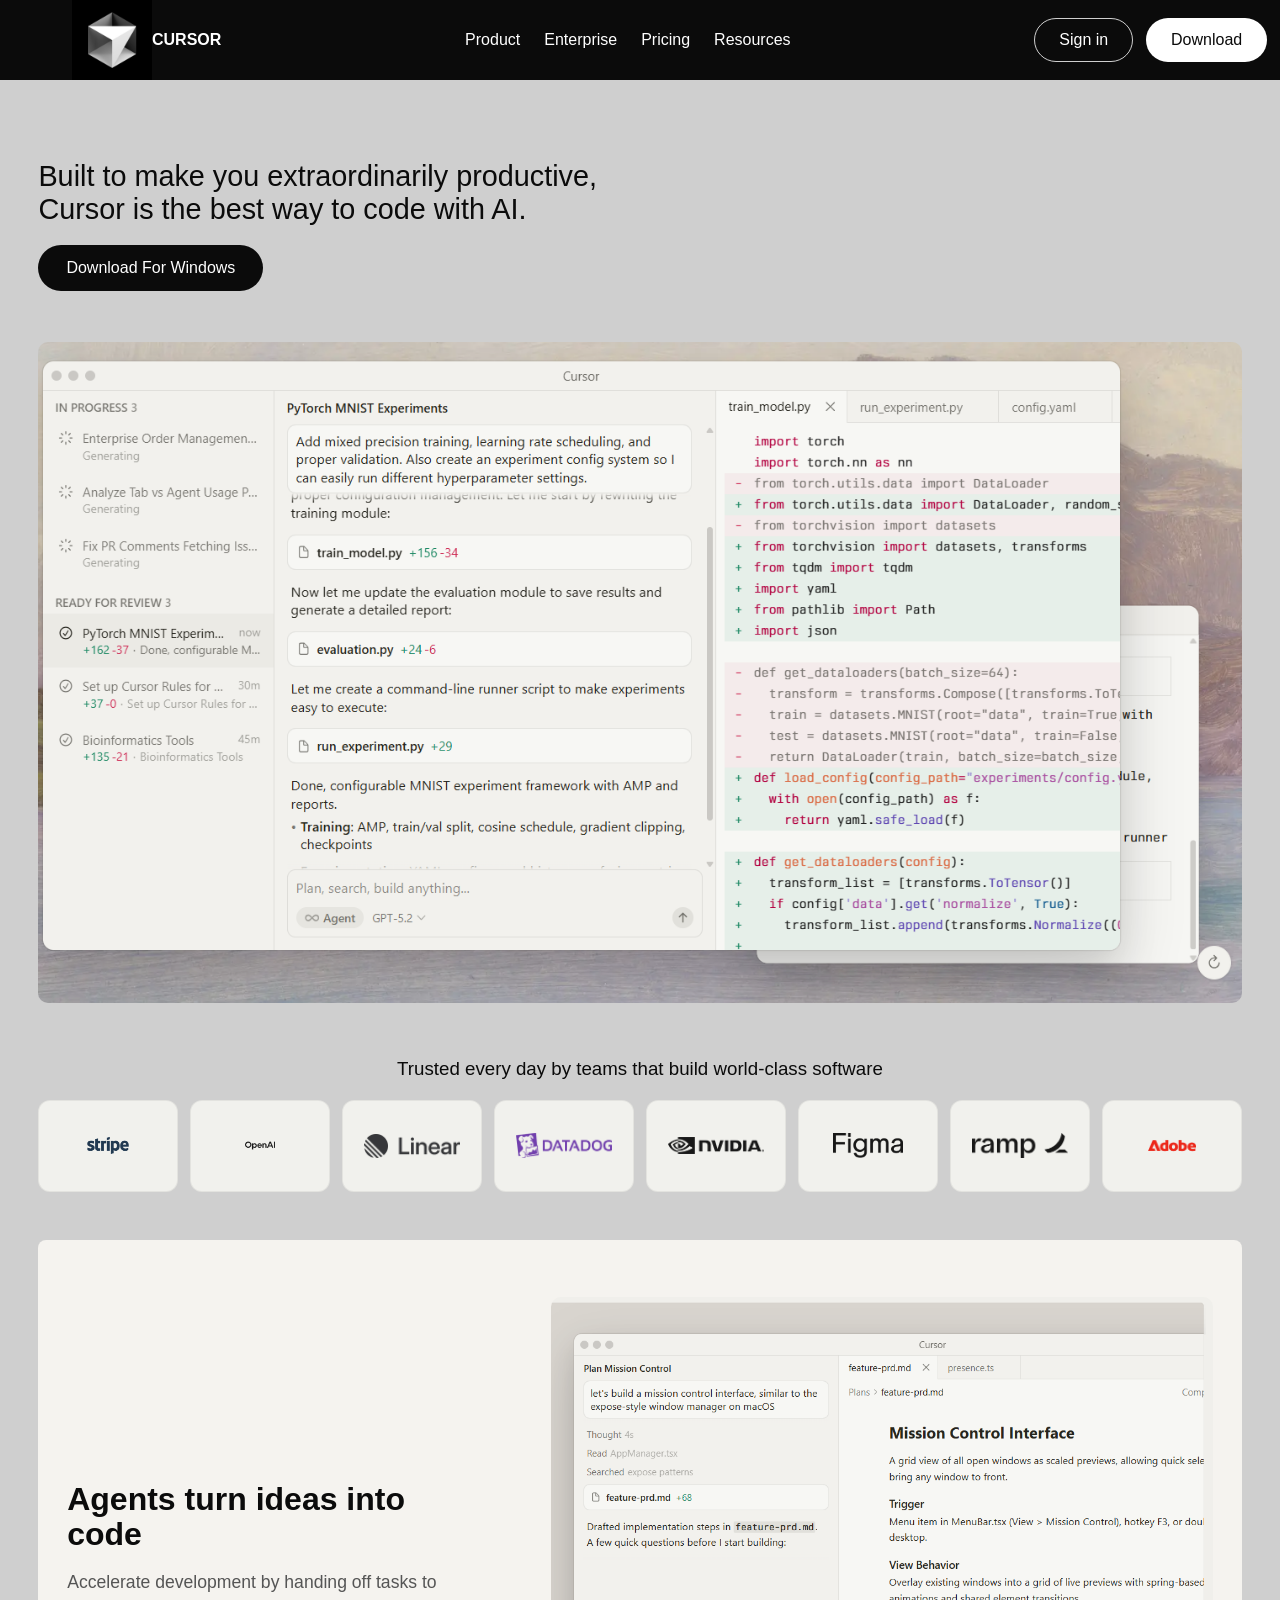
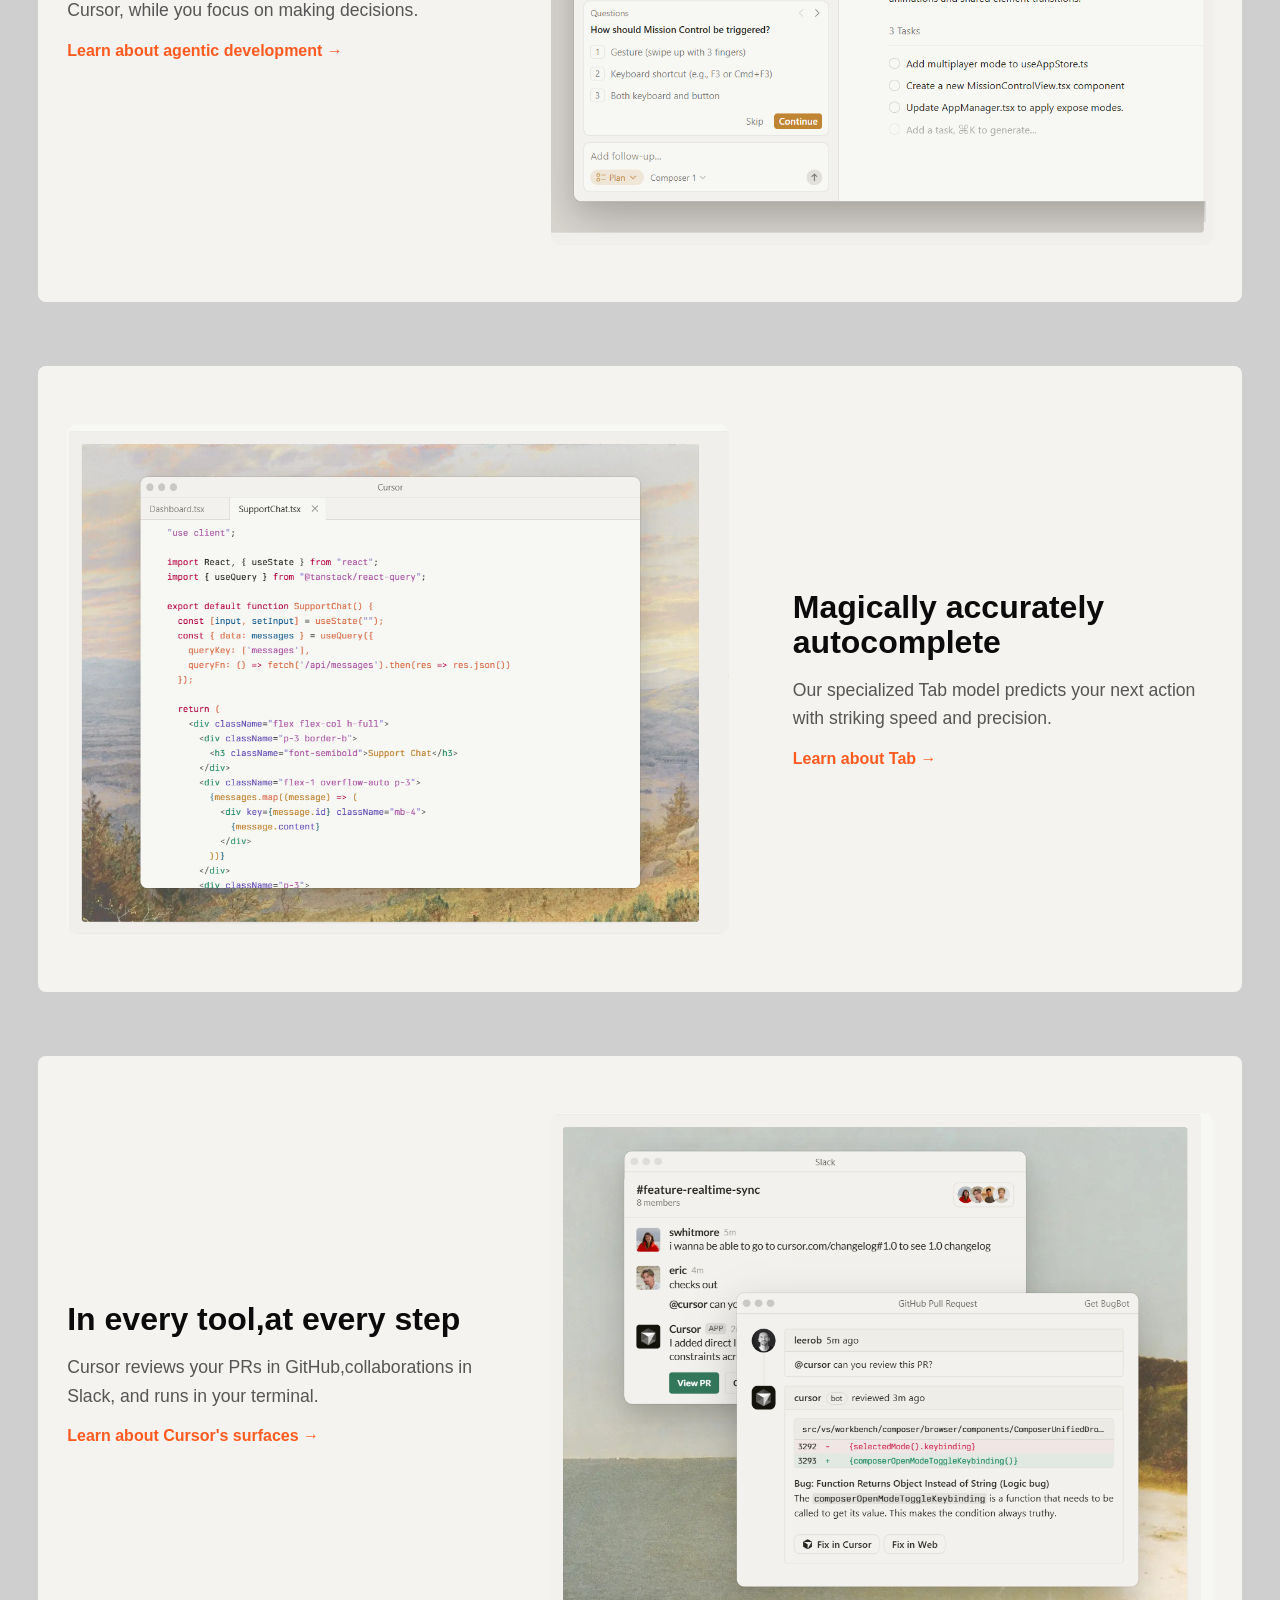
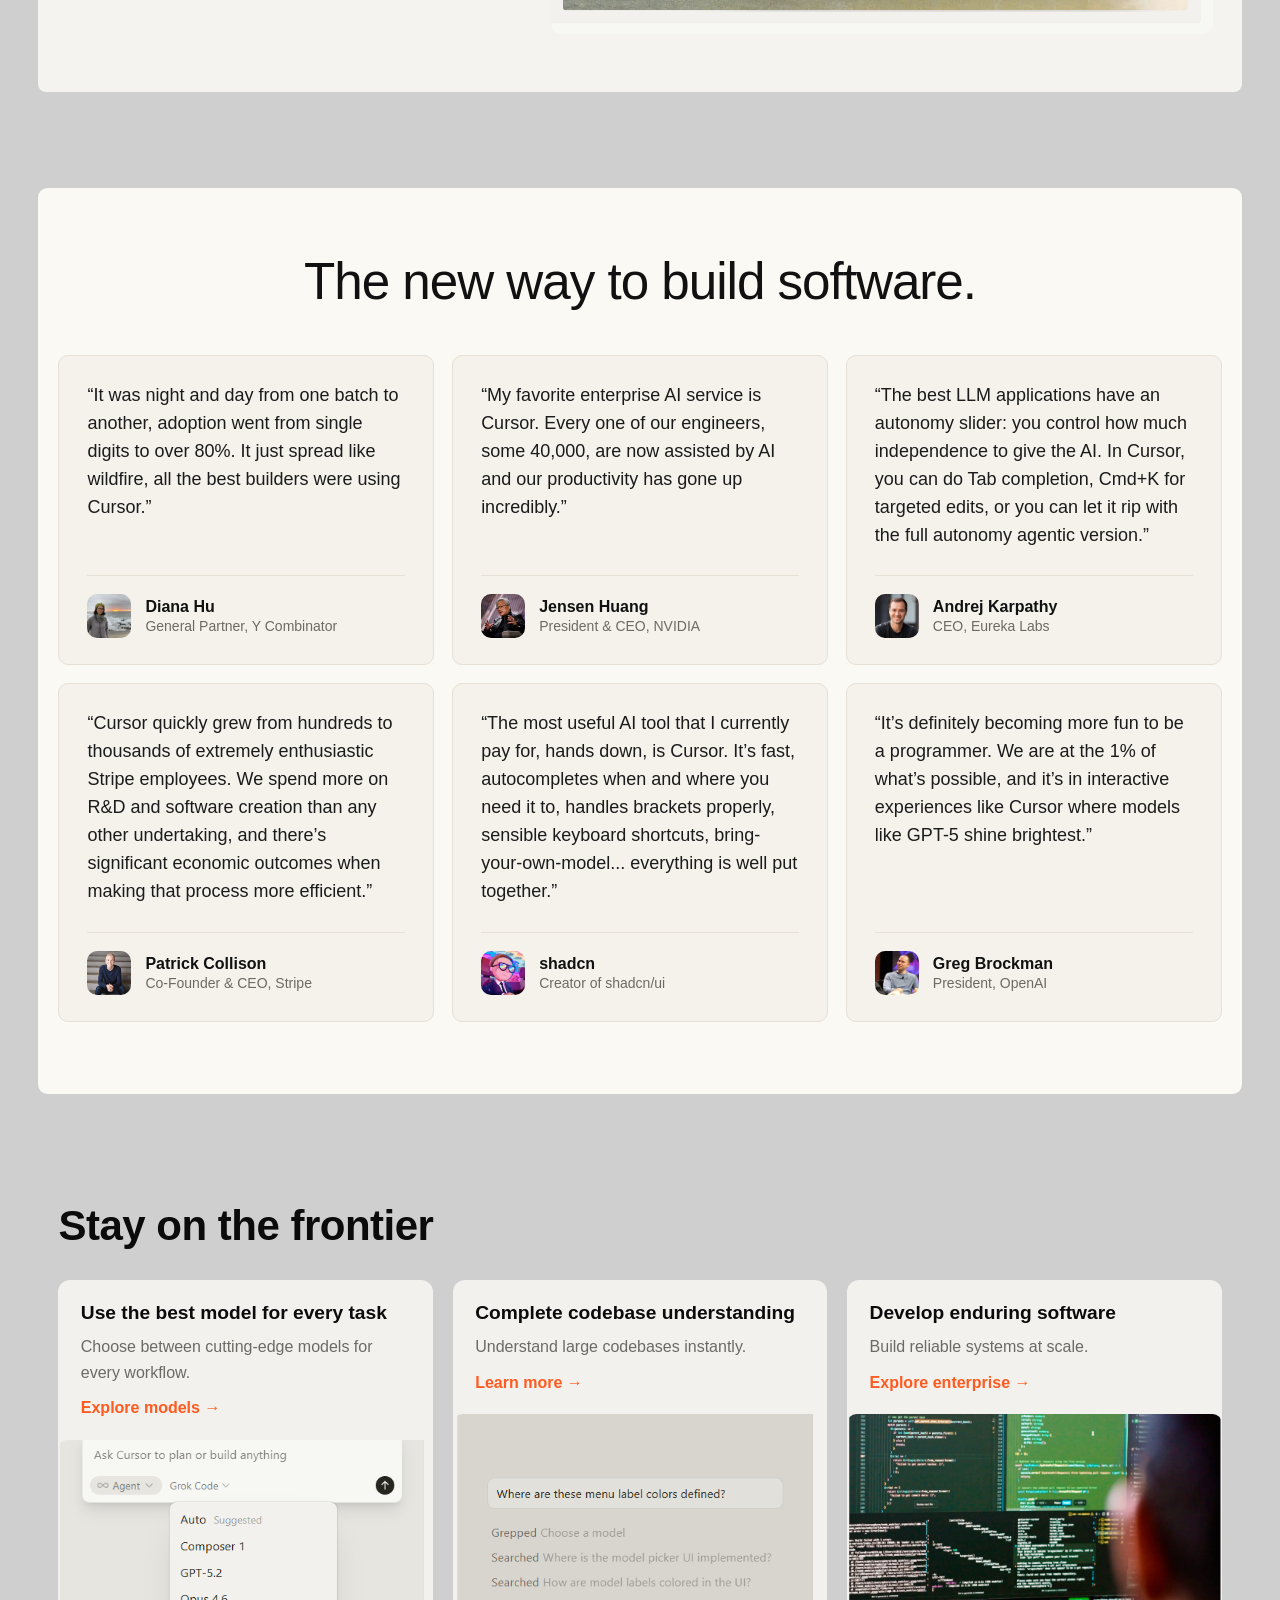
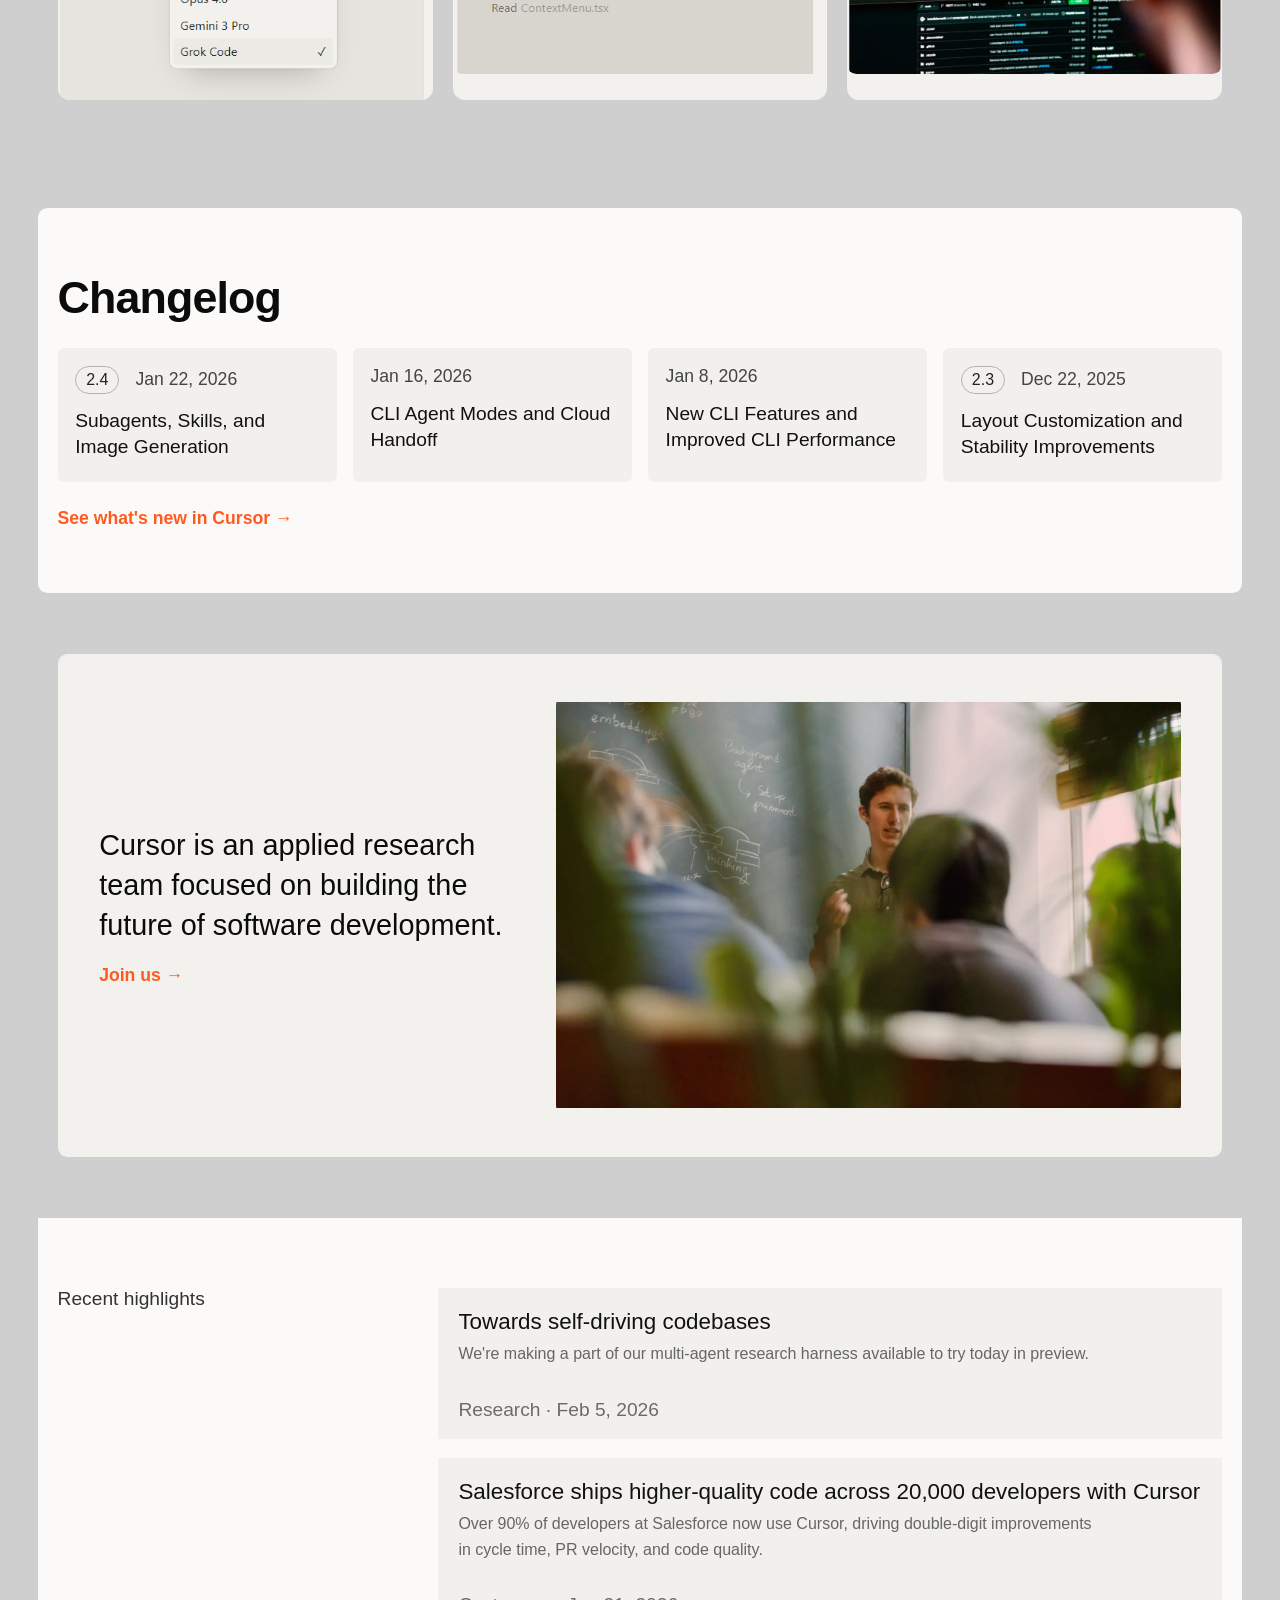
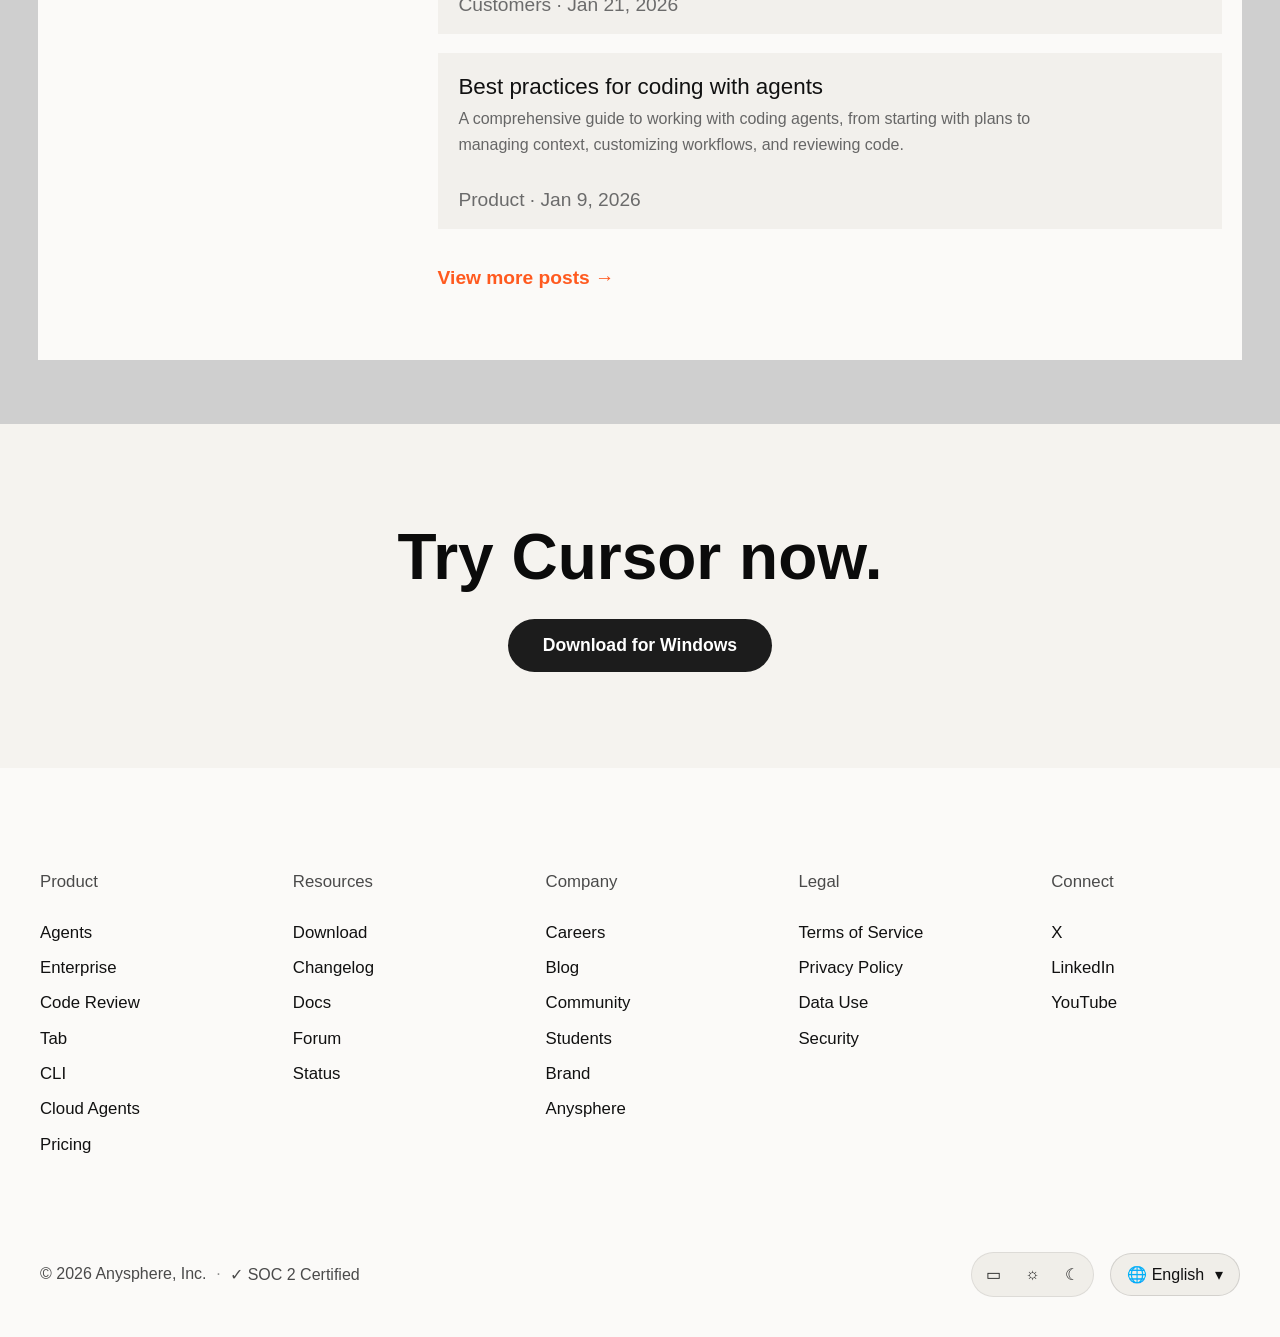
<file: index.html>
<!doctype html>
<html lang="en">
  <head>
    <meta charset="UTF-8" />
    <meta name="viewport" content="width=device-width, initial-scale=1.0" />
    <title>Cursor Landing Page</title>
    <link rel="stylesheet" href="cursor.css" />
  </head>
  <body>
    <header class="Nav-Container">
      <nav class="Nav-Bar">
        <div class="logo1">
          <a class="logo" href="#">
            <img src="Images/Icon.jpeg" alt="Cursor" />
            <h4>CURSOR</h4>
          </a>
        </div>

        <ul class="Nav-Links">
          <li><a href="#">Product</a></li>
          <li><a href="#">Enterprise</a></li>
          <li><a href="#">Pricing</a></li>
          <li><a href="#">Resources</a></li>
        </ul>

        <div class="cta">
          <a class="sign" href="#">Sign in</a>
          <a class="download" href="#">Download</a>
        </div>
      </nav>
    </header>

    <main class="Main-Container">
      <section class="hero">
        <p>Built to make you extraordinarily productive,</p>
        <p>Cursor is the best way to code with AI.</p>

        <a class="hero-download" href="#">Download For Windows</a>

        <img src="Images/cursor about.png" alt="about" />
      </section>

      <section class="Trusted">
        <h3>Trusted every day by teams that build world-class software</h3>

        <div class="logo-container">
          <div class="logo-card">
            <img src="Images/stripe.png" alt="Stripe" />
          </div>

          <div class="logo-card">
            <img src="Images/openai.png" alt="Openai" />
          </div>

          <div class="logo-card">
            <img src="Images/linear.png" alt="Linear" />
          </div>

          <div class="logo-card">
            <img src="Images/datadog.png" alt="Datadog" />
          </div>

          <div class="logo-card">
            <img src="Images/nvidia.png" alt="Nvidia" />
          </div>

          <div class="logo-card">
            <img src="Images/Figma_Logo_1.png" alt="Figma" />
          </div>

          <div class="logo-card">
            <img src="Images/ramp.png" alt="Ramp" />
          </div>

          <div class="logo-card">
            <img src="Images/Adobe_.png" alt="Adobe" />
          </div>
        </div>
      </section>

      <section class="Feature-1">
        <div class="Feature-container-1">
          <div class="Feature-text-1">
            <a href="#">
              <h4>Agents turn ideas into code</h4>

              <p>
                Accelerate development by handing off tasks to Cursor, while you
                focus on making decisions.
              </p>
            </a>

            <a class="Feature-link-1" href="#">
              Learn about agentic development <span aria-hidden="true">→</span>
            </a>
          </div>

          <div class="Feature-image-1">
            <img src="Images/details1.png" alt="Product screenshot-1" />
          </div>
        </div>
      </section>

      <section class="Feature-2">
        <div class="Feature-container-2">
          <div class="Feature-image-2">
            <img src="Images/details2.png" alt="Product screenshot-2" />
          </div>

          <div class="Feature-text-2">
            <a href="#">
              <h4>Magically accurately autocomplete</h4>

              <p>
                Our specialized Tab model predicts your next action with
                striking speed and precision.
              </p>
            </a>

            <a class="Feature-link-2" href="#">
              Learn about Tab <span aria-hidden="true">→</span>
            </a>
          </div>
        </div>
      </section>

      <section class="Feature-3">
        <div class="Feature-container-3">
          <div class="Feature-text-3">
            <a href="#">
              <h4>In every tool,at every step</h4>

              <p>
                Cursor reviews your PRs in GitHub,collaborations in Slack, and
                runs in your terminal.
              </p>
            </a>

            <a class="Feature-link-3" href="#">
              Learn about Cursor's surfaces <span aria-hidden="true">→</span>
            </a>
          </div>

          <div class="Feature-image-3">
            <img src="Images/details3.png" alt="Product screenshot-3" />
          </div>
        </div>
      </section>

      <section class="Testimonials">
        <div class="Testimonials-wrap">
          <h2 class="Testimonials-title">The new way to build software.</h2>

          <div class="Testimonials-grid">
            <article class="T-card">
              <p class="T-quote">
                “It was night and day from one batch to another, adoption went
                from single digits to over 80%. It just spread like wildfire,
                all the best builders were using Cursor.”
              </p>

              <div class="T-footer">
                <img
                  class="T-avatar"
                  src="Images/diana-hu.jpeg"
                  alt="Diana Hu"
                />
                <div class="T-meta">
                  <div class="T-name">Diana Hu</div>
                  <div class="T-role">General Partner, Y Combinator</div>
                </div>
              </div>
            </article>

            <article class="T-card">
              <p class="T-quote">
                “My favorite enterprise AI service is Cursor. Every one of our
                engineers, some 40,000, are now assisted by AI and our
                productivity has gone up incredibly.”
              </p>

              <div class="T-footer">
                <img
                  class="T-avatar"
                  src="Images/jensen.jpg"
                  alt="Jensen Huang"
                />
                <div class="T-meta">
                  <div class="T-name">Jensen Huang</div>
                  <div class="T-role">President &amp; CEO, NVIDIA</div>
                </div>
              </div>
            </article>

            <article class="T-card">
              <p class="T-quote">
                “The best LLM applications have an autonomy slider: you control
                how much independence to give the AI. In Cursor, you can do Tab
                completion, Cmd+K for targeted edits, or you can let it rip with
                the full autonomy agentic version.”
              </p>

              <div class="T-footer">
                <img
                  class="T-avatar"
                  src="Images/andrej.jpg"
                  alt="Andrej Karpathy"
                />
                <div class="T-meta">
                  <div class="T-name">Andrej Karpathy</div>
                  <div class="T-role">CEO, Eureka Labs</div>
                </div>
              </div>
            </article>

            <article class="T-card">
              <p class="T-quote">
                “Cursor quickly grew from hundreds to thousands of extremely
                enthusiastic Stripe employees. We spend more on R&amp;D and
                software creation than any other undertaking, and there’s
                significant economic outcomes when making that process more
                efficient.”
              </p>

              <div class="T-footer">
                <img
                  class="T-avatar"
                  src="Images/patrick.jpg"
                  alt="Patrick Collison"
                />
                <div class="T-meta">
                  <div class="T-name">Patrick Collison</div>
                  <div class="T-role">Co-Founder &amp; CEO, Stripe</div>
                </div>
              </div>
            </article>

            <article class="T-card">
              <p class="T-quote">
                “The most useful AI tool that I currently pay for, hands down,
                is Cursor. It’s fast, autocompletes when and where you need it
                to, handles brackets properly, sensible keyboard shortcuts,
                bring-your-own-model... everything is well put together.”
              </p>

              <div class="T-footer">
                <img class="T-avatar" src="Images/shadcn.jpg" alt="shadcn" />
                <div class="T-meta">
                  <div class="T-name">shadcn</div>
                  <div class="T-role">Creator of shadcn/ui</div>
                </div>
              </div>
            </article>

            <article class="T-card">
              <p class="T-quote">
                “It’s definitely becoming more fun to be a programmer. We are at
                the 1% of what’s possible, and it’s in interactive experiences
                like Cursor where models like GPT-5 shine brightest.”
              </p>

              <div class="T-footer">
                <img
                  class="T-avatar"
                  src="Images/greg.jpg"
                  alt="Greg Brockman"
                />
                <div class="T-meta">
                  <div class="T-name">Greg Brockman</div>
                  <div class="T-role">President, OpenAI</div>
                </div>
              </div>
            </article>
          </div>
        </div>
      </section>

      <section class="Frontier">
  <h2 class="Frontier-title">Stay on the frontier</h2>

  <div class="Frontier-grid">

    
    <article class="Frontier-card">
      <div class="Frontier-content">
        <h3>Use the best model for every task</h3>
        <p>Choose between cutting-edge models for every workflow.</p>
        <a href="#">Explore models →</a>
      </div>

      <div class="Frontier-media">
        <img src="Images/frontier-img-1.png" alt="">
      </div>
    </article>

    
    <article class="Frontier-card">
      <div class="Frontier-content">
        <h3>Complete codebase understanding</h3>
        <p>Understand large codebases instantly.</p>
        <a href="#">Learn more →</a>
      </div>

      <div class="Frontier-media">
        <img src="Images/frontier-img-2.png" alt="">
      </div>
    </article>

    
    <article class="Frontier-card">
      <div class="Frontier-content">
        <h3>Develop enduring software</h3>
        <p>Build reliable systems at scale.</p>
        <a href="#">Explore enterprise →</a>
      </div>

      <div class="Frontier-media">
        <img src="Images/frontier-img-3.png" alt="">
      </div>
    </article>

  </div>
      </section>

      <section class="Changelog">
  <div class="Changelog-wrap">
    <h2 class="Changelog-title">Changelog</h2>

    <div class="Changelog-grid">
      <article class="Changelog-card">
        <div class="Changelog-meta">
          <span class="Changelog-badge">2.4</span>
          <span class="Changelog-date">Jan 22, 2026</span>
        </div>
        <h3 class="Changelog-heading">Subagents, Skills, and Image Generation</h3>
      </article>

      <article class="Changelog-card">
        <div class="Changelog-meta">
          <span class="Changelog-date">Jan 16, 2026</span>
        </div>
        <h3 class="Changelog-heading">CLI Agent Modes and Cloud Handoff</h3>
      </article>

      <article class="Changelog-card">
        <div class="Changelog-meta">
          <span class="Changelog-date">Jan 8, 2026</span>
        </div>
        <h3 class="Changelog-heading">New CLI Features and Improved CLI Performance</h3>
      </article>

      <article class="Changelog-card">
        <div class="Changelog-meta">
          <span class="Changelog-badge">2.3</span>
          <span class="Changelog-date">Dec 22, 2025</span>
        </div>
        <h3 class="Changelog-heading">Layout Customization and Stability Improvements</h3>
      </article>
    </div>

    <a class="Changelog-link" href="#">See what's new in Cursor →</a>
  </div>
      </section>

      <section class="research">
  <div class="research-container">

    
    <div class="research-text">
      <h2>
        Cursor is an applied research team focused on building
        the future of software development.
      </h2>

      <a href="#" class="research-link">
        Join us →
      </a>
    </div>

    
    <div class="research-image">
      <img src="Images/research-1.png" alt="">
    </div>

  </div>
      </section>

      <section class="Highlights">
  <div class="Highlights-wrap">

    <div class="Highlights-left">
      <p class="Highlights-label">Recent highlights</p>
    </div>

    <div class="Highlights-right">
      <article class="Highlights-card">
        <h3 class="Highlights-title">Towards self-driving codebases</h3>
        <p class="Highlights-desc">
          We're making a part of our multi-agent research harness available to try today
          in preview.
        </p>
        <p class="Highlights-meta">Research · Feb 5, 2026</p>
      </article>

      <article class="Highlights-card">
        <h3 class="Highlights-title">
          Salesforce ships higher-quality code across 20,000 developers with Cursor
        </h3>
        <p class="Highlights-desc">
          Over 90% of developers at Salesforce now use Cursor, driving double-digit
          improvements in cycle time, PR velocity, and code quality.
        </p>
        <p class="Highlights-meta">Customers · Jan 21, 2026</p>
      </article>

      <article class="Highlights-card">
        <h3 class="Highlights-title">Best practices for coding with agents</h3>
        <p class="Highlights-desc">
          A comprehensive guide to working with coding agents, from starting with plans to
          managing context, customizing workflows, and reviewing code.
        </p>
        <p class="Highlights-meta">Product · Jan 9, 2026</p>
      </article>

      <a class="Highlights-link" href="#">View more posts →</a>
    </div>

  </div>
      </section>

    </main>

     <section class="cta-download">
  <div class="cta-container">

    <h1>Try Cursor now.</h1>

    <a href="#" class="cta-btn">
      Download for Windows
    </a>

  </div>
      </section>

      <footer class="Footer">
  <div class="Footer-wrap">
    <div class="Footer-grid">
      <div class="Footer-col">
        <h4 class="Footer-head">Product</h4>
        <a class="Footer-link" href="#">Agents</a>
        <a class="Footer-link" href="#">Enterprise</a>
        <a class="Footer-link" href="#">Code Review</a>
        <a class="Footer-link" href="#">Tab</a>
        <a class="Footer-link" href="#">CLI</a>
        <a class="Footer-link" href="#">Cloud Agents</a>
        <a class="Footer-link" href="#">Pricing</a>
      </div>

      <div class="Footer-col">
        <h4 class="Footer-head">Resources</h4>
        <a class="Footer-link" href="#">Download</a>
        <a class="Footer-link" href="#">Changelog</a>
        <a class="Footer-link" href="#">Docs</a>
        <a class="Footer-link" href="#">Forum</a>
        <a class="Footer-link" href="#">Status</a>
      </div>

      <div class="Footer-col">
        <h4 class="Footer-head">Company</h4>
        <a class="Footer-link" href="#">Careers</a>
        <a class="Footer-link" href="#">Blog</a>
        <a class="Footer-link" href="#">Community</a>
        <a class="Footer-link" href="#">Students</a>
        <a class="Footer-link" href="#">Brand</a>
        <a class="Footer-link" href="#">Anysphere</a>
      </div>

      <div class="Footer-col">
        <h4 class="Footer-head">Legal</h4>
        <a class="Footer-link" href="#">Terms of Service</a>
        <a class="Footer-link" href="#">Privacy Policy</a>
        <a class="Footer-link" href="#">Data Use</a>
        <a class="Footer-link" href="#">Security</a>
      </div>

      <div class="Footer-col">
        <h4 class="Footer-head">Connect</h4>
        <a class="Footer-link" href="#">X</a>
        <a class="Footer-link" href="#">LinkedIn</a>
        <a class="Footer-link" href="#">YouTube</a>
      </div>
    </div>

    <div class="Footer-bottom">
      <div class="Footer-bottomLeft">
        <span>© 2026 Anysphere, Inc.</span>
        <span class="Footer-dot">·</span>
        <span>✓ SOC 2 Certified</span>
      </div>

      <div class="Footer-bottomRight">
        <div class="Footer-theme">
          <button class="Footer-ico" type="button" aria-label="System">▭</button>
          <button class="Footer-ico" type="button" aria-label="Light">☼</button>
          <button class="Footer-ico" type="button" aria-label="Dark">☾</button>
        </div>

        <button class="Footer-lang" type="button">
          🌐 English <span class="Footer-caret">▾</span>
        </button>
      </div>
    </div>
  </div>
      </footer>



  </body>
</html>
</file>
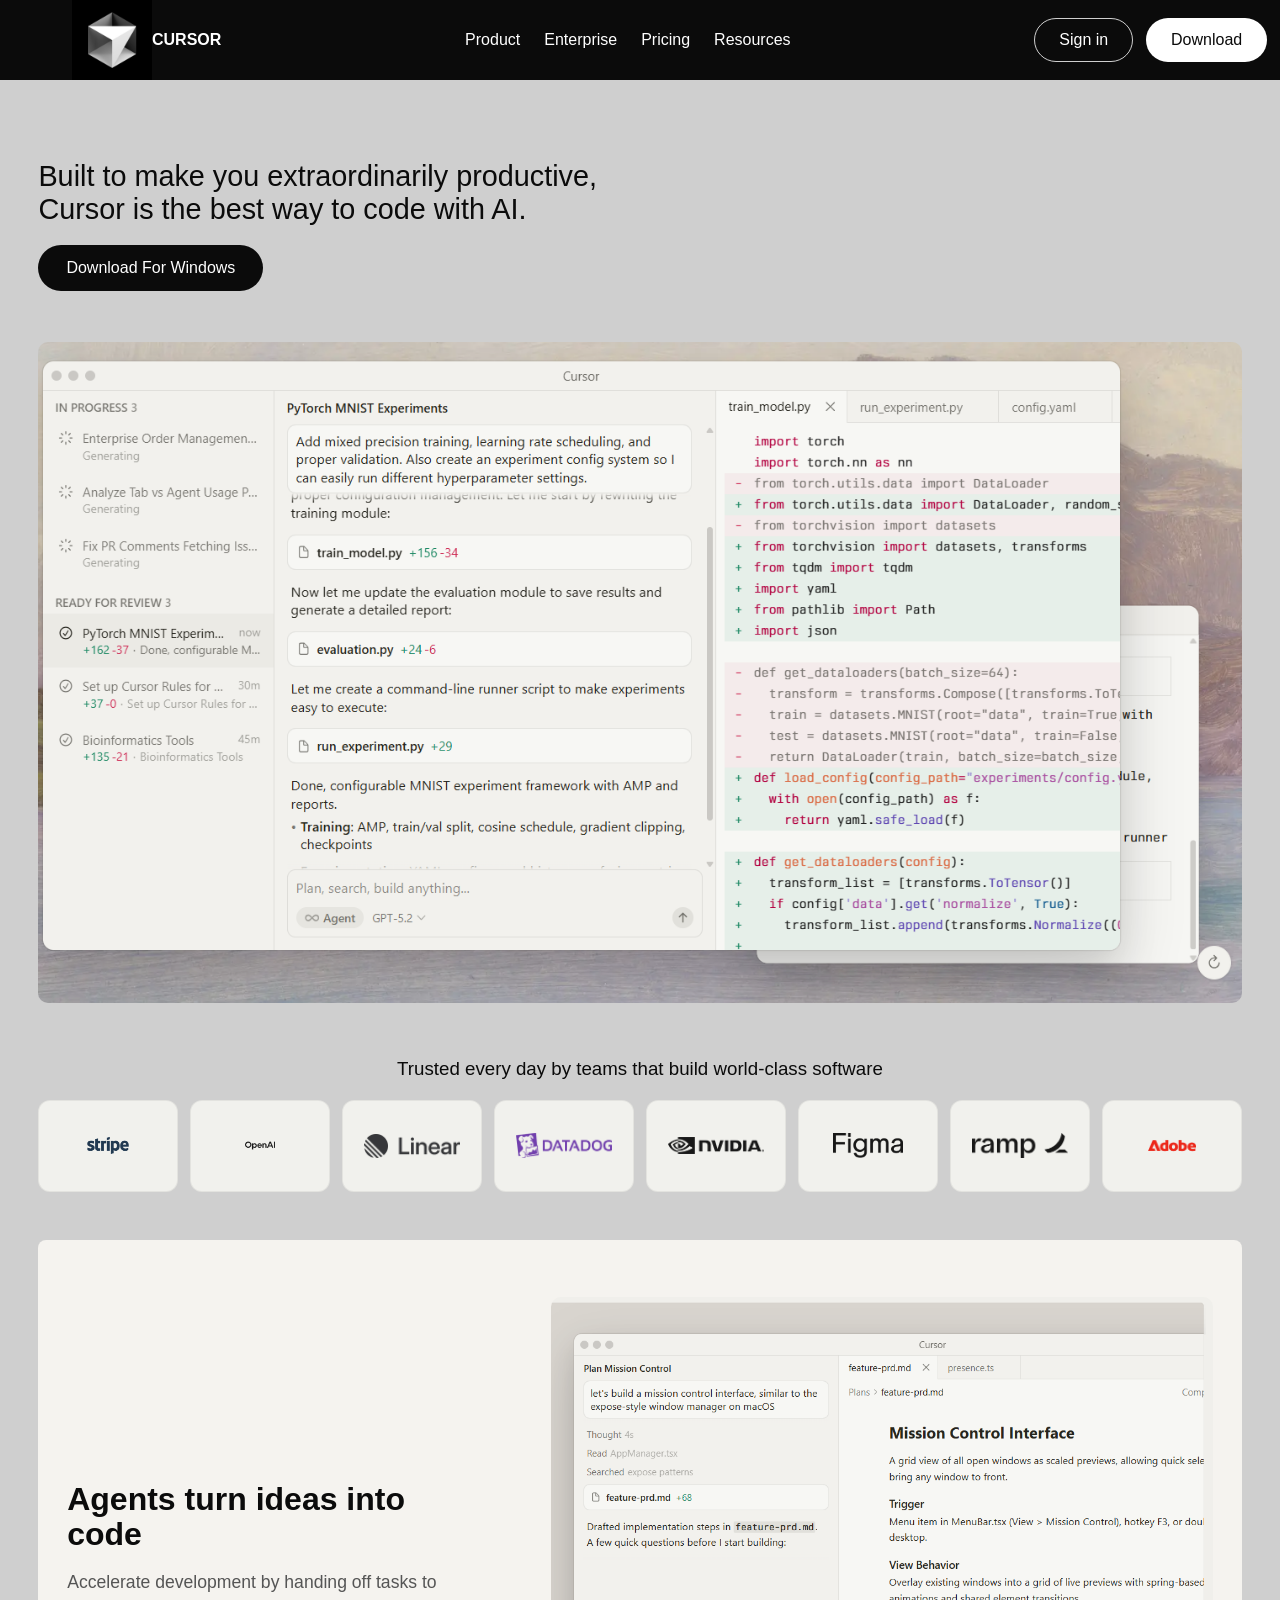
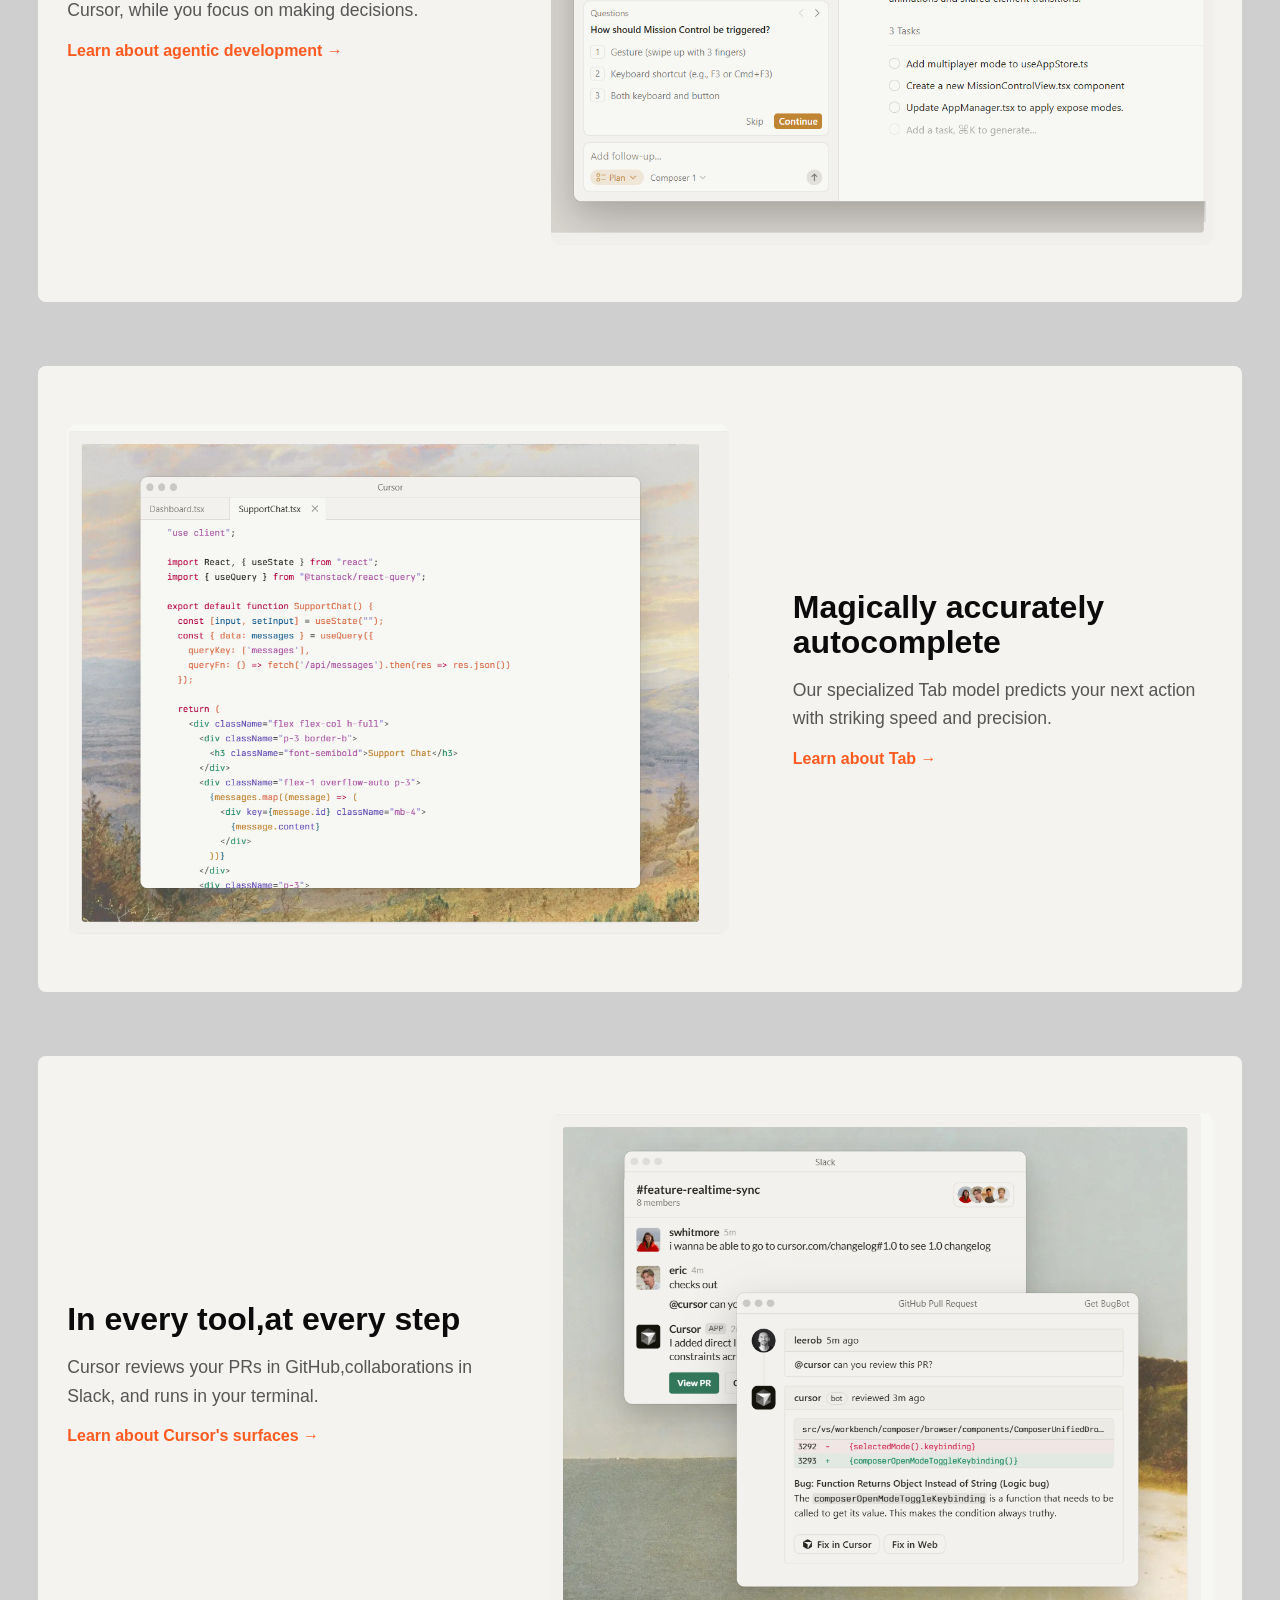
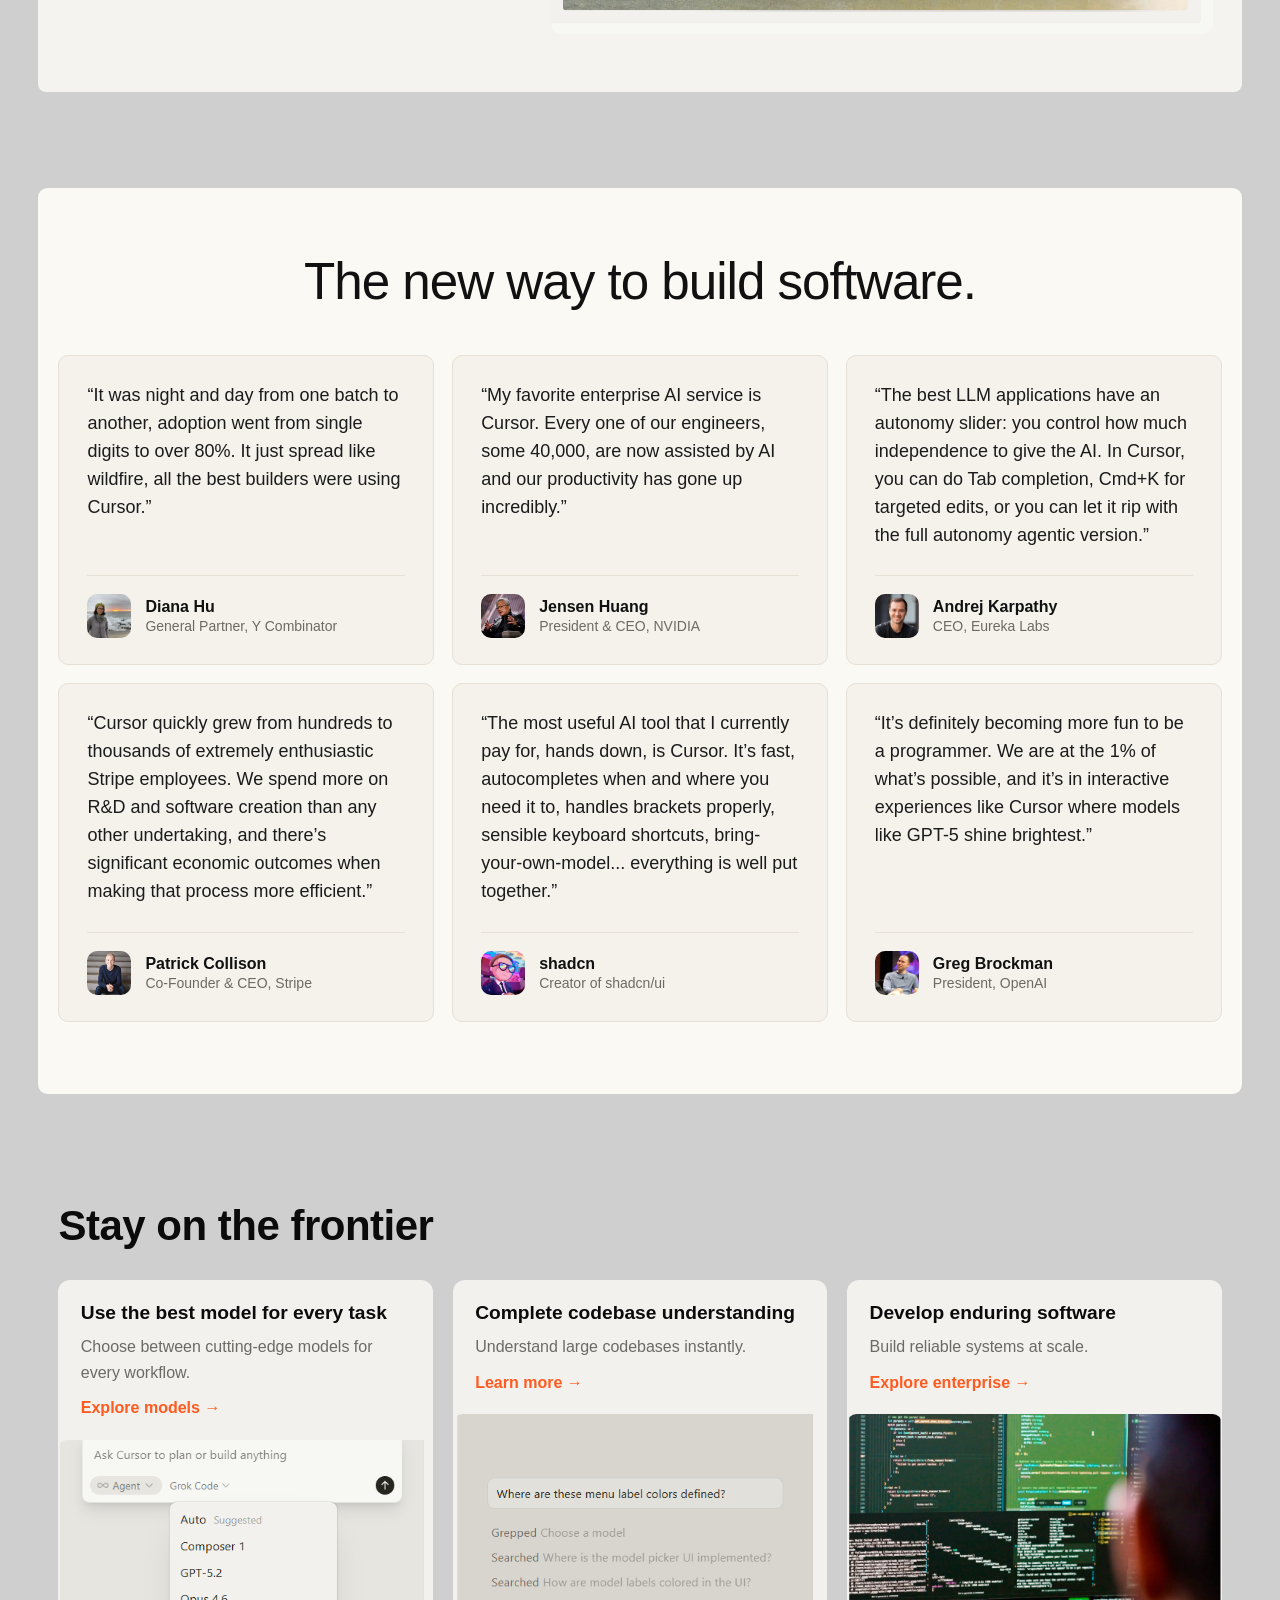
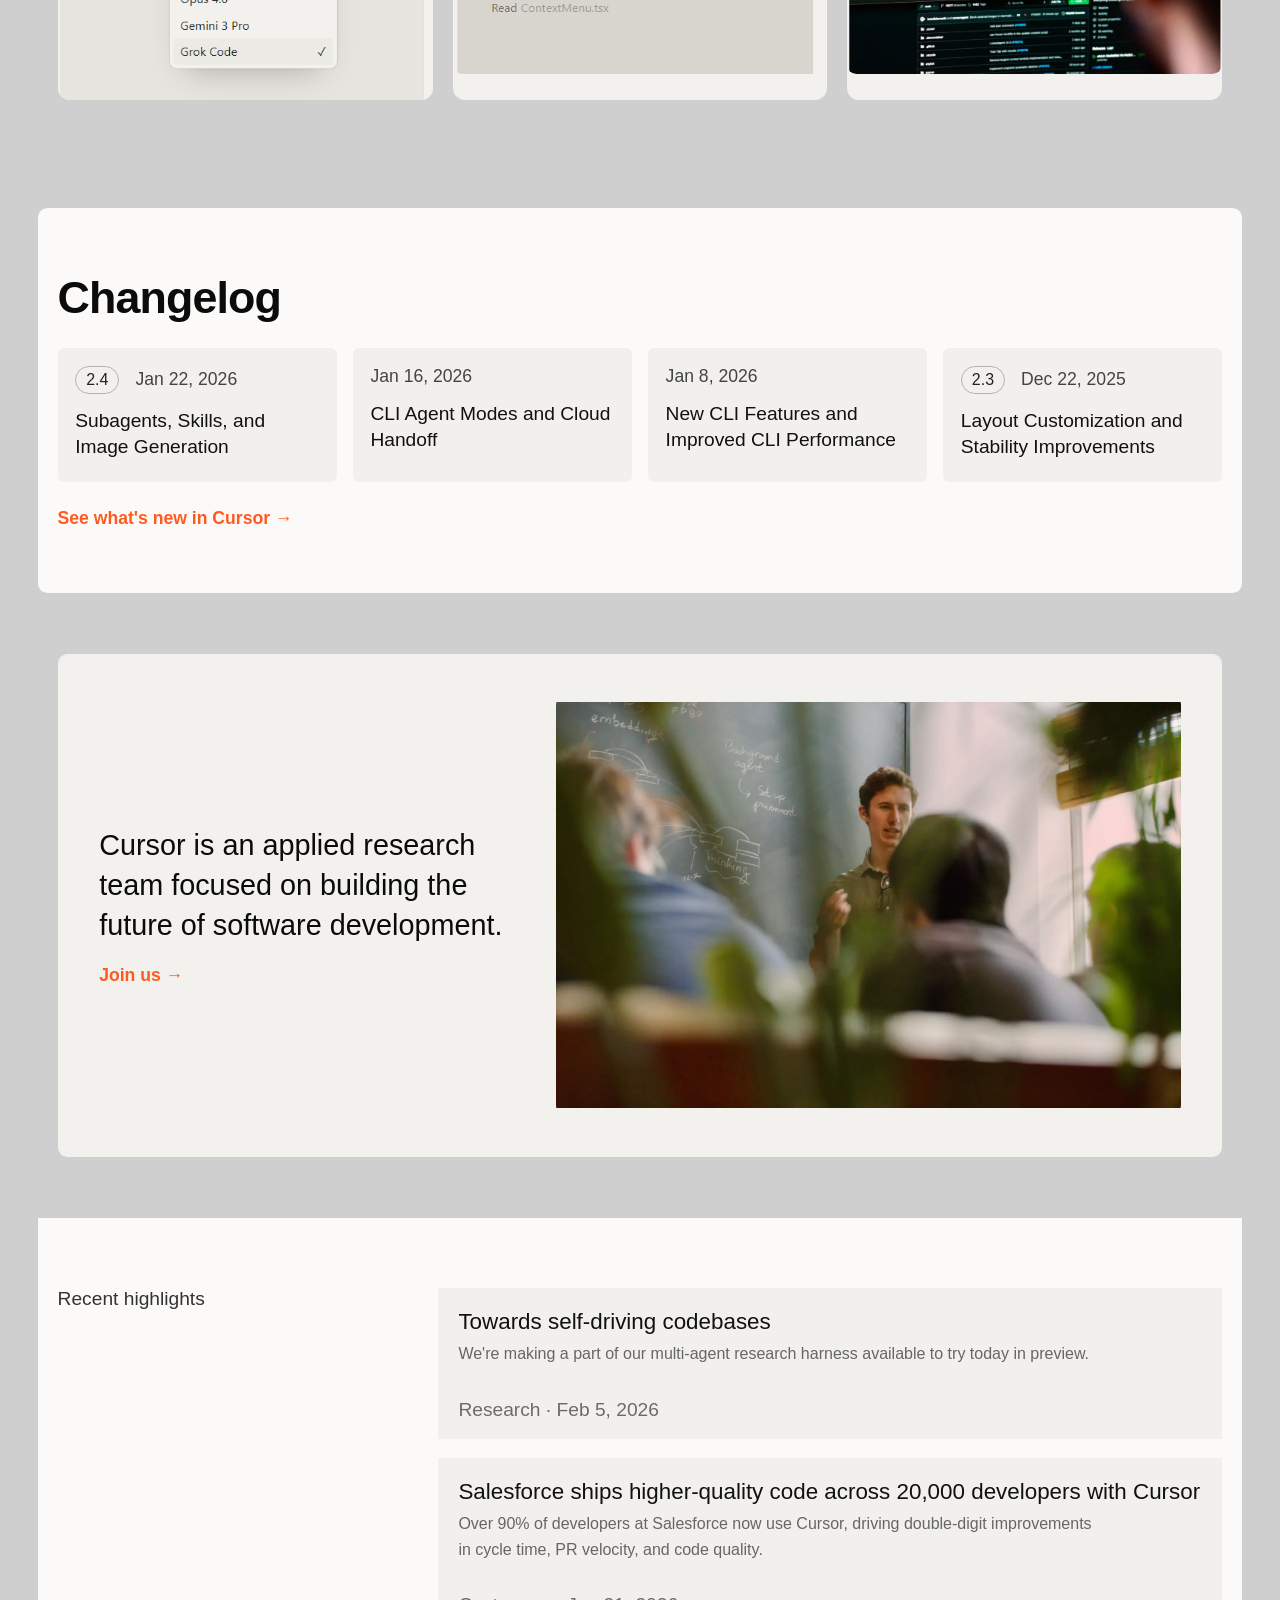
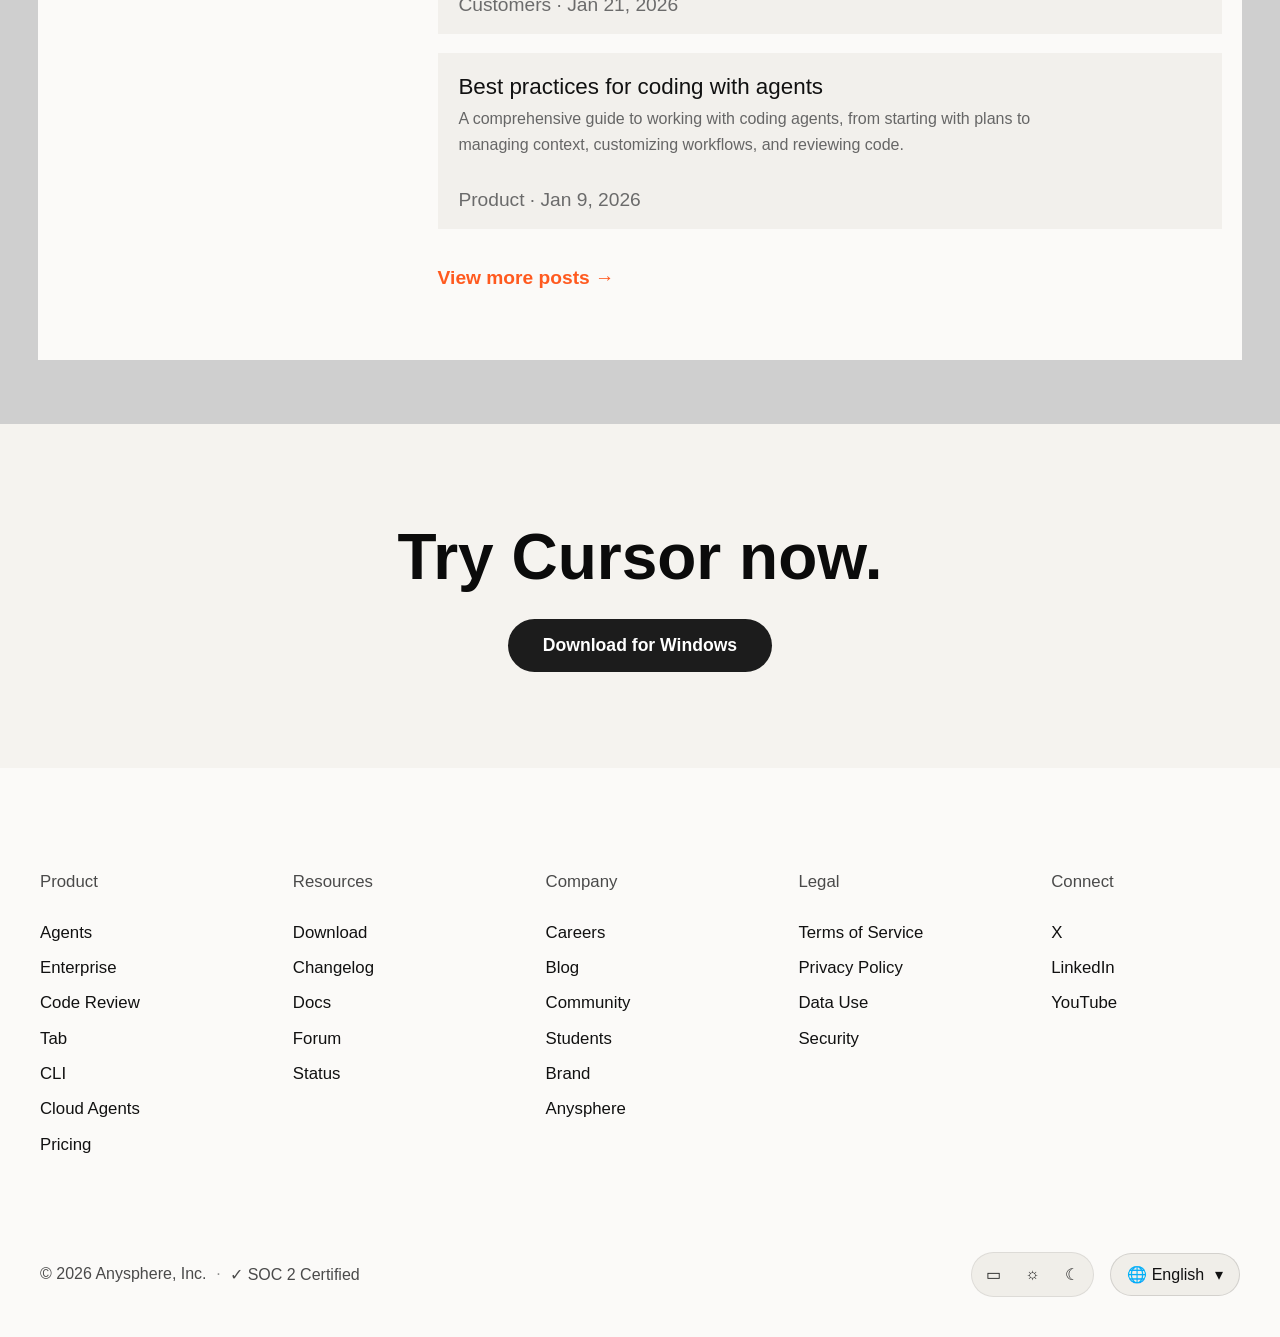
<file: cursor.html>
<!doctype html>
<html lang="en">
  <head>
    <meta charset="UTF-8" />
    <meta name="viewport" content="width=device-width, initial-scale=1.0" />
    <title>Cursor Landing Page</title>
    <link rel="stylesheet" href="cursor.css" />
  </head>
  <body>
    <header class="Nav-Container">
      <nav class="Nav-Bar">
        <div class="logo1">
          <a class="logo" href="#">
            <img src="/Images/Icon.jpeg" alt="Cursor" />
            <h4>CURSOR</h4>
          </a>
        </div>

        <ul class="Nav-Links">
          <li><a href="#">Product</a></li>
          <li><a href="#">Enterprise</a></li>
          <li><a href="#">Pricing</a></li>
          <li><a href="#">Resources</a></li>
        </ul>

        <div class="cta">
          <a class="sign" href="#">Sign in</a>
          <a class="download" href="#">Download</a>
        </div>
      </nav>
    </header>

    <main class="Main-Container">
      <section class="hero">
        <p>Built to make you extraordinarily productive,</p>
        <p>Cursor is the best way to code with AI.</p>

        <a class="hero-download" href="#">Download For Windows</a>

        <img src="/Images/cursor about.png" alt="about" />
      </section>

      <section class="Trusted">
        <h3>Trusted every day by teams that build world-class software</h3>

        <div class="logo-container">
          <div class="logo-card">
            <img src="Images/stripe.png" alt="Stripe" />
          </div>

          <div class="logo-card">
            <img src="/Images/openai.png" alt="Openai" />
          </div>

          <div class="logo-card">
            <img src="/Images/linear.png" alt="Linear" />
          </div>

          <div class="logo-card">
            <img src="/Images/datadog.png" alt="Datadog" />
          </div>

          <div class="logo-card">
            <img src="/Images/nvidia.png" alt="Nvidia" />
          </div>

          <div class="logo-card">
            <img src="/Images/Figma_Logo_1.png" alt="Figma" />
          </div>

          <div class="logo-card">
            <img src="/Images/ramp.png" alt="Ramp" />
          </div>

          <div class="logo-card">
            <img src="/Images/Adobe_.png" alt="Adobe" />
          </div>
        </div>
      </section>

      <section class="Feature-1">
        <div class="Feature-container-1">
          <div class="Feature-text-1">
            <a href="#">
              <h4>Agents turn ideas into code</h4>

              <p>
                Accelerate development by handing off tasks to Cursor, while you
                focus on making decisions.
              </p>
            </a>

            <a class="Feature-link-1" href="#">
              Learn about agentic development <span aria-hidden="true">→</span>
            </a>
          </div>

          <div class="Feature-image-1">
            <img src="/Images/details1.png" alt="Product screenshot-1" />
          </div>
        </div>
      </section>

      <section class="Feature-2">
        <div class="Feature-container-2">
          <div class="Feature-image-2">
            <img src="/Images/details2.png" alt="Product screenshot-2" />
          </div>

          <div class="Feature-text-2">
            <a href="#">
              <h4>Magically accurately autocomplete</h4>

              <p>
                Our specialized Tab model predicts your next action with
                striking speed and precision.
              </p>
            </a>

            <a class="Feature-link-2" href="#">
              Learn about Tab <span aria-hidden="true">→</span>
            </a>
          </div>
        </div>
      </section>

      <section class="Feature-3">
        <div class="Feature-container-3">
          <div class="Feature-text-3">
            <a href="#">
              <h4>In every tool,at every step</h4>

              <p>
                Cursor reviews your PRs in GitHub,collaborations in Slack, and
                runs in your terminal.
              </p>
            </a>

            <a class="Feature-link-3" href="#">
              Learn about Cursor's surfaces <span aria-hidden="true">→</span>
            </a>
          </div>

          <div class="Feature-image-3">
            <img src="/Images/details3.png" alt="Product screenshot-3" />
          </div>
        </div>
      </section>

      <section class="Testimonials">
        <div class="Testimonials-wrap">
          <h2 class="Testimonials-title">The new way to build software.</h2>

          <div class="Testimonials-grid">
            <article class="T-card">
              <p class="T-quote">
                “It was night and day from one batch to another, adoption went
                from single digits to over 80%. It just spread like wildfire,
                all the best builders were using Cursor.”
              </p>

              <div class="T-footer">
                <img
                  class="T-avatar"
                  src="Images/diana-hu.jpeg"
                  alt="Diana Hu"
                />
                <div class="T-meta">
                  <div class="T-name">Diana Hu</div>
                  <div class="T-role">General Partner, Y Combinator</div>
                </div>
              </div>
            </article>

            <article class="T-card">
              <p class="T-quote">
                “My favorite enterprise AI service is Cursor. Every one of our
                engineers, some 40,000, are now assisted by AI and our
                productivity has gone up incredibly.”
              </p>

              <div class="T-footer">
                <img
                  class="T-avatar"
                  src="/Images/jensen.jpg"
                  alt="Jensen Huang"
                />
                <div class="T-meta">
                  <div class="T-name">Jensen Huang</div>
                  <div class="T-role">President &amp; CEO, NVIDIA</div>
                </div>
              </div>
            </article>

            <article class="T-card">
              <p class="T-quote">
                “The best LLM applications have an autonomy slider: you control
                how much independence to give the AI. In Cursor, you can do Tab
                completion, Cmd+K for targeted edits, or you can let it rip with
                the full autonomy agentic version.”
              </p>

              <div class="T-footer">
                <img
                  class="T-avatar"
                  src="/Images/andrej.jpg"
                  alt="Andrej Karpathy"
                />
                <div class="T-meta">
                  <div class="T-name">Andrej Karpathy</div>
                  <div class="T-role">CEO, Eureka Labs</div>
                </div>
              </div>
            </article>

            <article class="T-card">
              <p class="T-quote">
                “Cursor quickly grew from hundreds to thousands of extremely
                enthusiastic Stripe employees. We spend more on R&amp;D and
                software creation than any other undertaking, and there’s
                significant economic outcomes when making that process more
                efficient.”
              </p>

              <div class="T-footer">
                <img
                  class="T-avatar"
                  src="/Images/patrick.jpg"
                  alt="Patrick Collison"
                />
                <div class="T-meta">
                  <div class="T-name">Patrick Collison</div>
                  <div class="T-role">Co-Founder &amp; CEO, Stripe</div>
                </div>
              </div>
            </article>

            <article class="T-card">
              <p class="T-quote">
                “The most useful AI tool that I currently pay for, hands down,
                is Cursor. It’s fast, autocompletes when and where you need it
                to, handles brackets properly, sensible keyboard shortcuts,
                bring-your-own-model... everything is well put together.”
              </p>

              <div class="T-footer">
                <img class="T-avatar" src="/Images/shadcn.jpg" alt="shadcn" />
                <div class="T-meta">
                  <div class="T-name">shadcn</div>
                  <div class="T-role">Creator of shadcn/ui</div>
                </div>
              </div>
            </article>

            <article class="T-card">
              <p class="T-quote">
                “It’s definitely becoming more fun to be a programmer. We are at
                the 1% of what’s possible, and it’s in interactive experiences
                like Cursor where models like GPT-5 shine brightest.”
              </p>

              <div class="T-footer">
                <img
                  class="T-avatar"
                  src="/Images/greg.jpg"
                  alt="Greg Brockman"
                />
                <div class="T-meta">
                  <div class="T-name">Greg Brockman</div>
                  <div class="T-role">President, OpenAI</div>
                </div>
              </div>
            </article>
          </div>
        </div>
      </section>

      <section class="Frontier">
  <h2 class="Frontier-title">Stay on the frontier</h2>

  <div class="Frontier-grid">

    
    <article class="Frontier-card">
      <div class="Frontier-content">
        <h3>Use the best model for every task</h3>
        <p>Choose between cutting-edge models for every workflow.</p>
        <a href="#">Explore models →</a>
      </div>

      <div class="Frontier-media">
        <img src="/Images/frontier-img-1.png" alt="">
      </div>
    </article>

    
    <article class="Frontier-card">
      <div class="Frontier-content">
        <h3>Complete codebase understanding</h3>
        <p>Understand large codebases instantly.</p>
        <a href="#">Learn more →</a>
      </div>

      <div class="Frontier-media">
        <img src="/Images/frontier-img-2.png" alt="">
      </div>
    </article>

    
    <article class="Frontier-card">
      <div class="Frontier-content">
        <h3>Develop enduring software</h3>
        <p>Build reliable systems at scale.</p>
        <a href="#">Explore enterprise →</a>
      </div>

      <div class="Frontier-media">
        <img src="/Images/frontier-img-3.png" alt="">
      </div>
    </article>

  </div>
      </section>

      <section class="Changelog">
  <div class="Changelog-wrap">
    <h2 class="Changelog-title">Changelog</h2>

    <div class="Changelog-grid">
      <article class="Changelog-card">
        <div class="Changelog-meta">
          <span class="Changelog-badge">2.4</span>
          <span class="Changelog-date">Jan 22, 2026</span>
        </div>
        <h3 class="Changelog-heading">Subagents, Skills, and Image Generation</h3>
      </article>

      <article class="Changelog-card">
        <div class="Changelog-meta">
          <span class="Changelog-date">Jan 16, 2026</span>
        </div>
        <h3 class="Changelog-heading">CLI Agent Modes and Cloud Handoff</h3>
      </article>

      <article class="Changelog-card">
        <div class="Changelog-meta">
          <span class="Changelog-date">Jan 8, 2026</span>
        </div>
        <h3 class="Changelog-heading">New CLI Features and Improved CLI Performance</h3>
      </article>

      <article class="Changelog-card">
        <div class="Changelog-meta">
          <span class="Changelog-badge">2.3</span>
          <span class="Changelog-date">Dec 22, 2025</span>
        </div>
        <h3 class="Changelog-heading">Layout Customization and Stability Improvements</h3>
      </article>
    </div>

    <a class="Changelog-link" href="#">See what's new in Cursor →</a>
  </div>
      </section>

      <section class="research">
  <div class="research-container">

    
    <div class="research-text">
      <h2>
        Cursor is an applied research team focused on building
        the future of software development.
      </h2>

      <a href="#" class="research-link">
        Join us →
      </a>
    </div>

    
    <div class="research-image">
      <img src="/Images/research-1.png" alt="">
    </div>

  </div>
      </section>

      <section class="Highlights">
  <div class="Highlights-wrap">

    <div class="Highlights-left">
      <p class="Highlights-label">Recent highlights</p>
    </div>

    <div class="Highlights-right">
      <article class="Highlights-card">
        <h3 class="Highlights-title">Towards self-driving codebases</h3>
        <p class="Highlights-desc">
          We're making a part of our multi-agent research harness available to try today
          in preview.
        </p>
        <p class="Highlights-meta">Research · Feb 5, 2026</p>
      </article>

      <article class="Highlights-card">
        <h3 class="Highlights-title">
          Salesforce ships higher-quality code across 20,000 developers with Cursor
        </h3>
        <p class="Highlights-desc">
          Over 90% of developers at Salesforce now use Cursor, driving double-digit
          improvements in cycle time, PR velocity, and code quality.
        </p>
        <p class="Highlights-meta">Customers · Jan 21, 2026</p>
      </article>

      <article class="Highlights-card">
        <h3 class="Highlights-title">Best practices for coding with agents</h3>
        <p class="Highlights-desc">
          A comprehensive guide to working with coding agents, from starting with plans to
          managing context, customizing workflows, and reviewing code.
        </p>
        <p class="Highlights-meta">Product · Jan 9, 2026</p>
      </article>

      <a class="Highlights-link" href="#">View more posts →</a>
    </div>

  </div>
      </section>

    </main>

     <section class="cta-download">
  <div class="cta-container">

    <h1>Try Cursor now.</h1>

    <a href="#" class="cta-btn">
      Download for Windows
    </a>

  </div>
      </section>

      <footer class="Footer">
  <div class="Footer-wrap">
    <div class="Footer-grid">
      <div class="Footer-col">
        <h4 class="Footer-head">Product</h4>
        <a class="Footer-link" href="#">Agents</a>
        <a class="Footer-link" href="#">Enterprise</a>
        <a class="Footer-link" href="#">Code Review</a>
        <a class="Footer-link" href="#">Tab</a>
        <a class="Footer-link" href="#">CLI</a>
        <a class="Footer-link" href="#">Cloud Agents</a>
        <a class="Footer-link" href="#">Pricing</a>
      </div>

      <div class="Footer-col">
        <h4 class="Footer-head">Resources</h4>
        <a class="Footer-link" href="#">Download</a>
        <a class="Footer-link" href="#">Changelog</a>
        <a class="Footer-link" href="#">Docs</a>
        <a class="Footer-link" href="#">Forum</a>
        <a class="Footer-link" href="#">Status</a>
      </div>

      <div class="Footer-col">
        <h4 class="Footer-head">Company</h4>
        <a class="Footer-link" href="#">Careers</a>
        <a class="Footer-link" href="#">Blog</a>
        <a class="Footer-link" href="#">Community</a>
        <a class="Footer-link" href="#">Students</a>
        <a class="Footer-link" href="#">Brand</a>
        <a class="Footer-link" href="#">Anysphere</a>
      </div>

      <div class="Footer-col">
        <h4 class="Footer-head">Legal</h4>
        <a class="Footer-link" href="#">Terms of Service</a>
        <a class="Footer-link" href="#">Privacy Policy</a>
        <a class="Footer-link" href="#">Data Use</a>
        <a class="Footer-link" href="#">Security</a>
      </div>

      <div class="Footer-col">
        <h4 class="Footer-head">Connect</h4>
        <a class="Footer-link" href="#">X</a>
        <a class="Footer-link" href="#">LinkedIn</a>
        <a class="Footer-link" href="#">YouTube</a>
      </div>
    </div>

    <div class="Footer-bottom">
      <div class="Footer-bottomLeft">
        <span>© 2026 Anysphere, Inc.</span>
        <span class="Footer-dot">·</span>
        <span>✓ SOC 2 Certified</span>
      </div>

      <div class="Footer-bottomRight">
        <div class="Footer-theme">
          <button class="Footer-ico" type="button" aria-label="System">▭</button>
          <button class="Footer-ico" type="button" aria-label="Light">☼</button>
          <button class="Footer-ico" type="button" aria-label="Dark">☾</button>
        </div>

        <button class="Footer-lang" type="button">
          🌐 English <span class="Footer-caret">▾</span>
        </button>
      </div>
    </div>
  </div>
      </footer>



  </body>
</html>
</file>
<file: cursor.css>
*{
    padding: 0;
    margin: 0;
    box-sizing: border-box;
}

body{
    background-color: #cfcfcf;
    color: #ffffff;
    font-family: 'Segoe UI', Tahoma, Geneva, Verdana, sans-serif;
    overflow-x: hidden;
}

a{
    text-decoration: none;
    color: #ffffff;
    font-size: 1rem;
}

li{
    list-style: none;
    color: #ffffff;
    font-size: 1rem;
}

.Nav-Container{
    height: 80px;
    background-color: #0b0b0b;
    display: flex;
    align-items: center;
    position: fixed;
    top: 0px;
    left: 0px;
    width: 100%;

}

.Nav-Bar{
    width: 100vw;
    display: flex;
    align-items: center;
    justify-content: space-between;
}

.logo{
    display: flex;
    align-items: center;
    margin-left: 4.5rem;

}

.logo img{
    width: 5rem;
}

.Nav-Links{
    display: flex;
    gap: 1.5rem;
}

.cta{
    display: flex;
    align-items: center;
    gap: 0.8rem;
    margin-right: 0.8rem;
}

.sign{
    color: #ffffff;
    padding: 12px 24px;
    border: 0.8px solid #cfcfcf;
    border-radius: 999px;
}

.download{
    border: 1px solid transparent;
    padding: 12px 24px;
    color: #0b0b0b;
    background-color: #ffffff;
    border-radius: 999px;
}

.Main-Container{
    width: 94%;
    margin: auto;
}

.hero{
    width: 100%;
    margin-top: 10rem;

}

.hero p{
    color: #0b0b0b;
    font-size: 1.8rem;
}

.hero-download{ 
    background-color: #0b0b0b;
    color: #ffffff;
    padding: 14px 28px;
    border-radius: 999px;
}

.hero a {
    display: inline-block;
    margin-top: 1.2rem;
}

.hero img{
    width: 100% ;
    margin-top: 3.2rem;
    border-radius: 10px;
}

.Trusted{
    margin-top: 3.2rem;
}

.Trusted h3{
    text-align: center;
    color: #0b0b0b;
    font-weight: 500;
}

.logo-container{
    display: grid;
    align-items: center;
    margin-top: 1.2rem;
    grid-template-columns: repeat(8 , 1fr);
    gap: 0.8rem;
}

.logo-card{
  background: #f1f1ed;
  border: 1px solid rgba(0,0,0,0.06);
  border-radius: 12px;
  height: 92px;              
  display: grid;
  place-items: center;       
}

.logo-card img {
  max-width: 70%;
  max-height: 1.6rem;
  height: auto;
  width: auto;
  opacity: 0.9;
}


.Feature-1{
  background: #f5f3ef;     
  padding: 3.6rem 1.8rem;
  margin-top: 3rem;
  border-radius: 8px;
}

.Feature-container-1{
  max-width: 100%;
  display: grid;
  grid-template-columns: 420px 1fr;
  gap: 4rem;
  align-items: center;
}

.Feature-text-1 h4{
  font-size: 2rem;
  line-height: 1.1;
  margin: 0 0 1rem;
  color: #0b0b0b;
}

.Feature-text-1 p{
  margin: 0 0 1.1rem;
  font-size: 1.1rem;
  line-height: 1.6;
  color: #555;
  max-width: 30rem;
}

.Feature-link-1{
  color: #ff5a1f;               
  text-decoration: none;
  font-weight: 600;
}

.Feature-image-1{
  width: 100%;
  display: flex;
  justify-content: flex-end;
  min-width: 0;
}

.Feature-text-1{
  min-width: 0;
}

.Feature-image-1 img{
  width: 100%;
  max-width: 100%;
  height: auto;
  display: block;
  border-radius: 10px;
}

@media (max-width: 900px){
  .Feature-container-1{
    grid-template-columns: 1fr;
  }
  .Feature-image-1{
    justify-content: center;
  }
}

.Feature-2{
  background: #f5f3ef;     
  padding: 3.6rem 1.8rem;
  margin-top: 4rem;
  border-radius: 8px;
}

.Feature-container-2{
  max-width: 100%;
  display: grid;
  grid-template-columns:1fr 420px;
  gap: 4rem;
  align-items: center;
}

.Feature-text-2 h4{
  font-size: 2rem;
  line-height: 1.1;
  margin: 0 0 1rem;
  color: #0b0b0b;
}

.Feature-text-2 p{
  margin: 0 0 1.1rem;
  font-size: 1.1rem;
  line-height: 1.6;
  color: #555;
  max-width: 30rem;
}

.Feature-link-2{
  color: #ff5a1f;               
  text-decoration: none;
  font-weight: 600;
}

.Feature-image-2{
  width: 100%;
  display: flex;
  justify-content: flex-end;
  min-width: 0;
}

.Feature-text-2{
  min-width: 0;
}

.Feature-image-2 img{
  width: 100%;
  max-width: 100%;
  height: auto;
  display: block;
  border-radius: 10px;
}

@media (max-width: 900px){
  .Feature-container-2{
    grid-template-columns: 1fr;
  }
  .Feature-image-2{
    justify-content: center;
  }
}

.Feature-3{
  background: #f5f3ef;     
  padding: 3.6rem 1.8rem;
  margin-top: 4rem;
  border-radius: 8px;
}

.Feature-container-3{
  max-width: 100%;
  display: grid;
  grid-template-columns: 420px 1fr;
  gap: 4rem;
  align-items: center;
}

.Feature-text-3 h4{
  font-size: 2rem;
  line-height: 1.1;
  margin: 0 0 1rem;
  color: #0b0b0b;
}

.Feature-text-3 p{
  margin: 0 0 1.1rem;
  font-size: 1.1rem;
  line-height: 1.6;
  color: #555;
  max-width: 30rem;
}

.Feature-link-3{
  color: #ff5a1f;               
  text-decoration: none;
  font-weight: 600;
}

.Feature-image-3{
  width: 100%;
  display: flex;
  justify-content: flex-end;
  min-width: 0;
}

.Feature-text-3{
  min-width: 0;
}

.Feature-image-3 img{
  width: 100%;
  max-width: 100%;
  height: auto;
  display: block;
  border-radius: 10px;
}

@media (max-width: 900px){
  .Feature-container-3{
    grid-template-columns: 1fr;
  }
  .Feature-image-3{
    justify-content: center;
  }
}

.Testimonials{
  background: #fbf9f4;          
  padding: 64px 20px 72px;
  margin-top: 6rem;
  border-radius: 0.6rem;
}

.Testimonials-wrap{
  max-width: 1240px;
  margin: 0 auto;
}

.Testimonials-title{
  text-align: center;
  font-size: clamp(32px, 4vw, 56px);
  font-weight: 500;
  letter-spacing: -0.02em;
  margin: 0 0 44px;
  color: #111;
}

.Testimonials-grid{
  display: grid;
  grid-template-columns: repeat(3, minmax(0, 1fr));
  gap: 18px;
}

.T-card{
  background: #f5f2ec;
  border: 1px solid #e6e0d6;
  border-radius: 10px;
  padding: 26px 28px;
  min-height: 210px;

  display: flex;
  flex-direction: column;
  justify-content: space-between;
}

.T-quote{
  margin: 0;
  font-size: 18px;
  line-height: 1.55;
  color: #1b1b1b;
}

.T-footer{
  display: flex;
  align-items: center;
  gap: 14px;
  margin-top: 26px;
  padding-top: 18px;
  border-top: 1px solid #e6e0d6;
}

.T-avatar{
  width: 44px;
  height: 44px;
  border-radius: 10px;     
  object-fit: cover;
  flex: 0 0 auto;
}

.T-name{
  font-size: 16px;
  font-weight: 600;
  color: #111;
  margin-bottom: 2px;
}

.T-role{
  font-size: 14px;
  color: #6d6a64;
}

@media (max-width: 980px){
  .Testimonials-grid{ grid-template-columns: repeat(2, minmax(0, 1fr)); }
}

@media (max-width: 640px){
  .Testimonials{ padding: 48px 16px 56px; }
  .Testimonials-grid{ grid-template-columns: 1fr; }
  .T-card{ padding: 22px 20px; }
}

.Frontier {
  padding: 60px 20px;
  margin-top: 3rem;
}

.Frontier-title {
  max-width: 1200px;
  margin: 0 auto 30px;
  font-size: 42px;
  font-weight: 600;
  letter-spacing: -0.5px;
  color: #0b0b0b;
}

.Frontier-grid {
  max-width: 1200px;
  margin: auto;

  display: grid;
  grid-template-columns: repeat(3, 1fr);
  gap: 20px;
}

.Frontier-card {
  background: #f3f1ee;
  border-radius: 12px;
  overflow: hidden;

  display: flex;
  flex-direction: column;
}

.Frontier-content {
  padding: 1.4rem;
}

.Frontier-content h3 {
  margin: 0 0 10px;
  font-size: 1.2rem;
  font-weight: 600;
  color: #0b0b0b;
}

.Frontier-content p {
  margin: 0 0 14px;
  font-size: 1rem;
  line-height: 1.6;
  color: #6d6a64;
}

.Frontier-content a {
  color: #ff5a1f;
  font-weight: 600;
  text-decoration: none;
}

.Frontier-content a:hover {
  text-decoration: underline;
}

.Frontier-media img {
  width: 100%;
  height: 260px;
  object-fit: cover;
  display: block;
  border-radius: 0.6rem;
}

@media (max-width: 900px) {
  .Frontier-grid {
    grid-template-columns: 1fr;
  }

  .Frontier-title {
    font-size: 2rem;
  }
}

.Changelog{
  padding: 4rem 1.2rem;
  background: #fbfaf8;
  border-radius: 0.6rem;
  margin-top: 3rem;
}

.Changelog-wrap{
  max-width: 1200px;
  margin: 0 auto;
}

.Changelog-title{
  font-size: 2.8rem;
  font-weight: 600;
  letter-spacing: -0.02em;
  margin: 0 0 1.6rem;
  color: #0b0b0b;
}

.Changelog-grid{
  display: grid;
  grid-template-columns: repeat(4, 1fr);
  gap: 1rem;
}

.Changelog-card{
  background: #f2f0ec;
  border-radius: 6px;
  padding: 1.1rem 1.1rem 1.4rem;
  min-height: 120px;
}

.Changelog-meta{
  display: flex;
  align-items: center;
  gap: 1rem;
  margin-bottom: 0.9rem;
}

.Changelog-badge{
  display: inline-flex;
  align-items: center;
  justify-content: center;
  padding: 4px 10px;
  border: 1px solid rgba(0,0,0,0.25);
  border-radius: 999px;
  font-size: 1rem;
  color: #222;
  background: transparent;
}

.Changelog-date{
  font-size: 1.1rem;
  color: #444;
}

.Changelog-heading{
  margin: 0;
  font-size: 1.2rem;
  font-weight: 500;
  line-height: 1.35;
  color: #111;
  max-width: 28ch;
}

.Changelog-link{
  display: inline-block;
  margin-top: 1.6rem;
  color: #ff5a1f;
  font-weight: 600;
  text-decoration: none;
  font-size: 1.1rem;
}

.Changelog-link:hover{
  text-decoration: underline;
}

@media (max-width: 1020px){
  .Changelog-grid{
    grid-template-columns: repeat(2, 1fr);
  }
}
@media (max-width: 560px){
  .Changelog-grid{
    grid-template-columns: 1fr;
  }
  .Changelog-title{
    font-size: 2rem;
  }
}

.research {
  padding: 3.8rem 1.2rem;
}

.research-container {
  max-width: 100%;
  margin: auto;

  background: #f3f1ee;
  border-radius: 0.6rem;
  padding: 2.6rem;

  display: grid;
  grid-template-columns: 1fr 1.5fr;
  gap: 2.5rem;
  align-items: center;
}

.research-text h2 {
  font-size: 1.8rem;
  line-height: 1.4;
  margin-bottom: 1.2rem;
  font-weight: 500;
  color: #0b0b0b;
}

.research-link {
  color: #ff5a1f;
  font-weight: 600;
  text-decoration: none;
  font-size: 1.1rem;
}

.research-image {
  background: #ddd;
  border-radius: 0.6rem;

  height: 420px; 

  display: flex;
  align-items: center;
  justify-content: center;
  color: #777;
  font-size: 1rem;
}

.research-image img {
  width: 100%;
  height: 100%;
  object-fit: cover;
  border-radius: 0.6rem;
}

@media (max-width: 900px) {
  .research-container {
    grid-template-columns: 1fr;
  }

  .research-image {
    height: 300px;
  }
}

.Highlights{
  padding: 4.4rem 1.2rem;
  background: #fbfaf8;
}

.Highlights-wrap{
  max-width: 1200px;
  margin: 0 auto;

  display: grid;
  grid-template-columns: 320px 1fr;
  gap: 60px;
  align-items: start;
}

.Highlights-label{
  margin: 0;
  font-size: 1.2rem;
  color: #333;
}

.Highlights-right{
  display: flex;
  flex-direction: column;
  gap: 1.2rem;
}

.Highlights-card{
  background: #f2f0ec;
  border-radius: 0.4ren;
  padding: 1.3rem 1.3rem 1.1rem;
}

.Highlights-title{
  margin: 0 0 0.4rem;
  font-size: 1.4rem;
  font-weight: 500;
  color: #111;
}

.Highlights-desc{
  margin: 0 0 2rem;
  font-size: 1rem;
  line-height: 1.6;
  color: #666;
  max-width: 72ch;
}

.Highlights-meta{
  margin: 0;
  font-size: 1.2rem;
  color: #6b6b6b;
}

.Highlights-link{
  margin-top: 1.2rem;
  display: inline-block;
  color: #ff5a1f;
  font-weight: 600;
  text-decoration: none;
  font-size: 1.2rem;
}

@media (max-width: 950px){
  .Highlights-wrap{
    grid-template-columns: 1fr;
    gap: 1.4rem;
  }
}

.cta-download {
  background: #f5f3ef;
  padding: 6rem 1.5rem;
  margin-top: 4rem;
}

.cta-container {
  max-width: 70rem;
  margin: auto;
  text-align: center;
}

.cta-container h1{
  color: #0b0b0b;
  font-size: 4rem;
  font-weight: 600;
  margin-bottom: 1.6rem;
}

.cta-btn {
  display: inline-block;
  padding: 1rem 2.2rem;

  background: #1c1c1c;
  color: white;

  font-size: 1.1rem;
  font-weight: 600;

  border-radius: 999px;
  text-decoration: none;

  transition: 0.2s ease;
}

.cta-btn:hover {
  background: #333;
}

@media (max-width: 600px) {
  .cta h2 {
    font-size: 2.6rem;
  }
}

.Footer{
  background: #fbfaf8;
  padding: 5rem 1.25rem 2.5rem;
}

.Footer-wrap{
  max-width: 75rem;
  margin: 0 auto;
}

.Footer-grid{
  display: grid;
  grid-template-columns: repeat(5, minmax(0, 1fr));
  gap: 4rem;
  padding-top: 1.5rem;
}

.Footer-head{
  margin: 0 0 1rem;
  font-size: 1.05rem;
  font-weight: 500;
  color: #4a4a4a;
}

.Footer-col{
  display: flex;
  flex-direction: column;
  gap: 0.9rem;
}

.Footer-link{
  color: #111;
  text-decoration: none;
  font-size: 1.05rem;
  line-height: 1.25;
}

.Footer-bottom{
  display: flex;
  align-items: center;
  justify-content: space-between;
  margin-top: 4rem;
  padding-top: 2rem;
}

.Footer-bottomLeft{
  display: flex;
  gap: 0.6rem;
  align-items: center;
  color: #4a4a4a;
  font-size: 1rem;
}

.Footer-dot{
  opacity: 0.6;
}

.Footer-bottomRight{
  display: flex;
  gap: 1rem;
  align-items: center;
}

.Footer-theme{
  display: inline-flex;
  gap: 0.25rem;
  background: #f0eee9;
  border: 1px solid rgba(0,0,0,0.08);
  border-radius: 999px;
  padding: 0.25rem;
}

.Footer-ico{
  width: 2.2rem;
  height: 2.2rem;
  border: 0;
  border-radius: 999px;
  background: transparent;
  cursor: pointer;
  font-size: 1rem;
  color: #222;
}

.Footer-ico:hover{
  background: rgba(0,0,0,0.06);
}

.Footer-lang{
  border: 1px solid rgba(0,0,0,0.12);
  background: #f0eee9;
  color: #111;
  border-radius: 999px;
  padding: 0.7rem 1rem;
  cursor: pointer;
  font-size: 1rem;
}

.Footer-caret{
  margin-left: 0.4rem;
}

@media (max-width: 62rem){
  .Footer-grid{
    grid-template-columns: repeat(2, 1fr);
    gap: 2.5rem;
  }
  .Footer-bottom{
    flex-direction: column;
    align-items: flex-start;
    gap: 1.25rem;
  }
  .Footer-bottomRight{
    width: 100%;
    justify-content: flex-start;
  }
}
</file>
